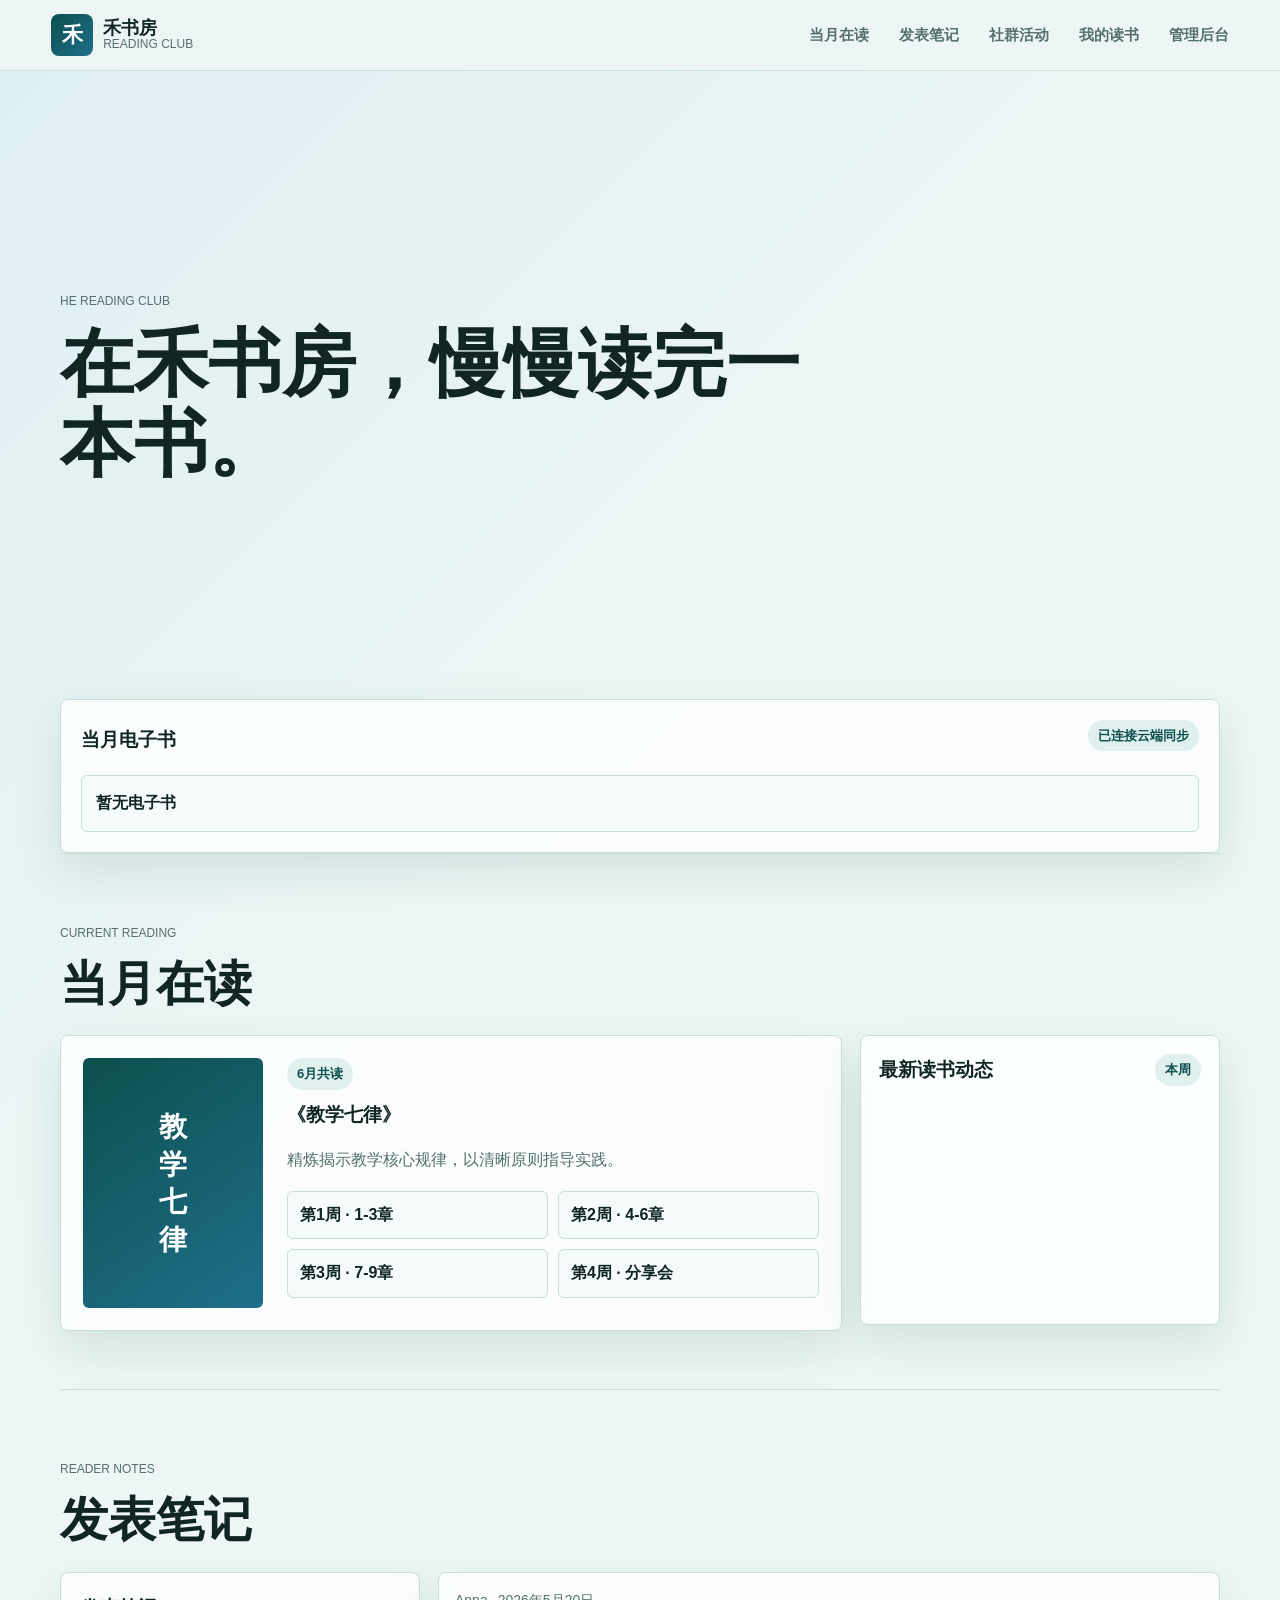
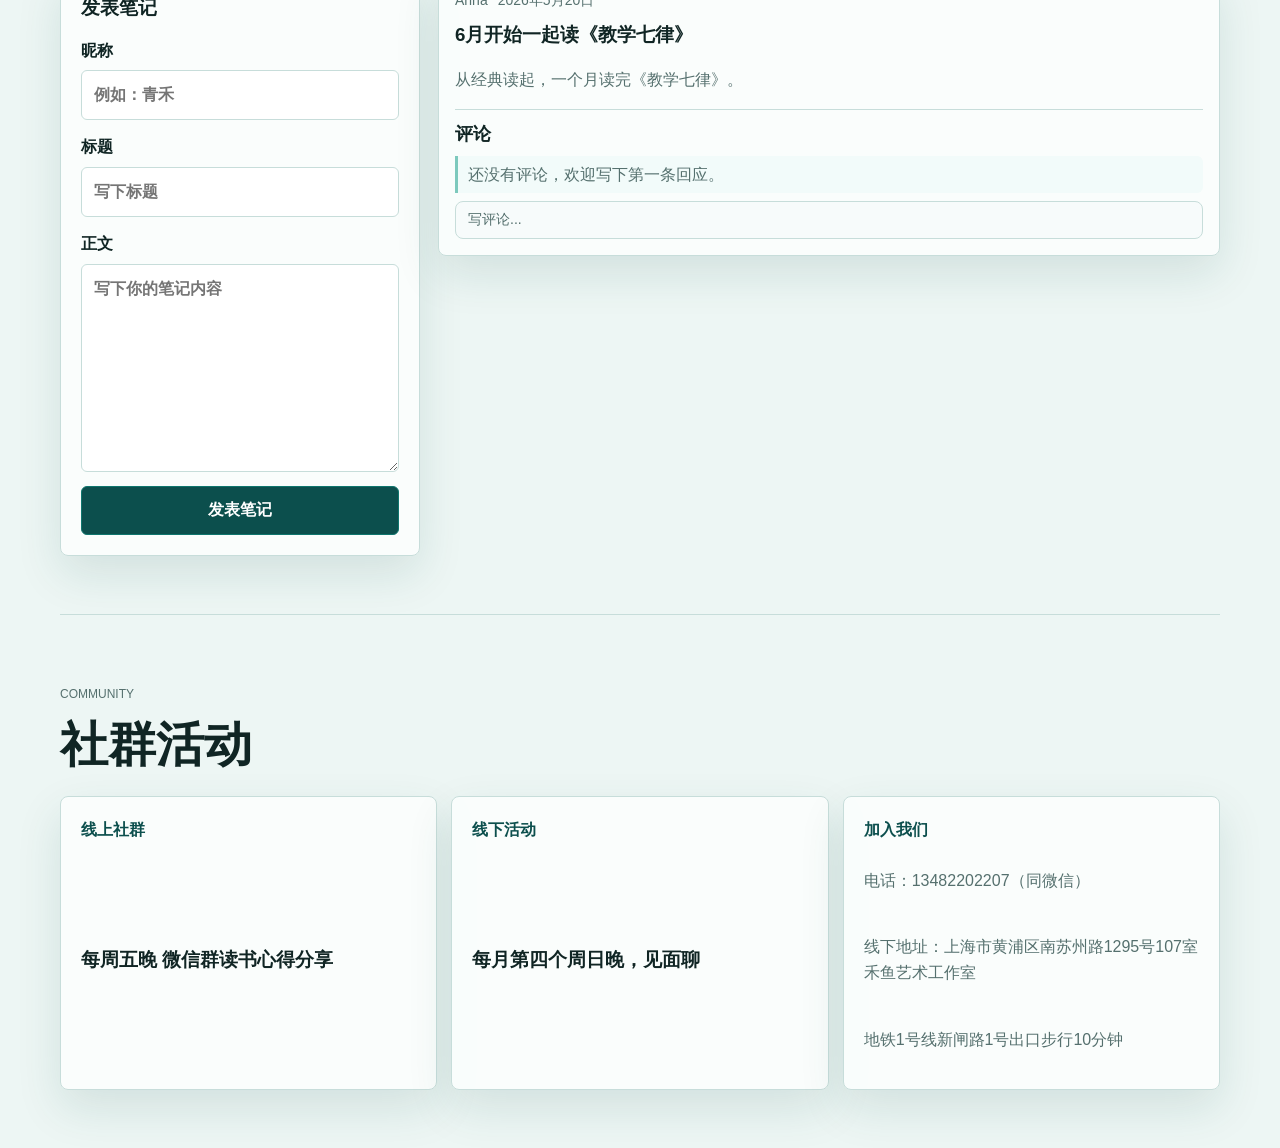
<file: index.html>
<!doctype html>
<html lang="zh-CN">
<head>
  <meta charset="UTF-8" />
  <meta name="viewport" content="width=device-width, initial-scale=1.0" />
  <meta http-equiv="Cache-Control" content="no-store, no-cache, must-revalidate, max-age=0" />
  <meta http-equiv="Pragma" content="no-cache" />
  <meta http-equiv="Expires" content="0" />
  <title>禾书房 | 读书会</title>
  <meta name="description" content="禾书房读书会：当月在读、发表笔记、社群活动、我的读书、管理后台。" />
  <link rel="stylesheet" href="styles.css?v=20260522-utf8fix1" />
</head>
<body>
  <header class="site-header">
    <a class="brand" href="#home" aria-label="禾书房首页">
      <span class="brand-mark">禾</span>
      <span>
        <strong>禾书房</strong>
        <small>READING CLUB</small>
      </span>
    </a>
    <nav class="main-nav" aria-label="主菜单">
      <a href="#monthly">当月在读</a>
      <a href="#excerpts">发表笔记</a>
      <a href="#events">社群活动</a>
      <a href="#mine">我的读书</a>
      <a href="#admin">管理后台</a>
    </nav>
  </header>

  <main id="home">
    <section class="hero">
      <div class="hero-copy">
        <p class="eyebrow">HE READING CLUB</p>
        <h1>在禾书房，慢慢读完一本书。</h1>
      </div>
    </section>

    <div class="ebook-panel panel" id="monthly-ebook-panel">
      <div class="panel-head">
        <div>
          <h3>当月电子书</h3>
        </div>
        <span class="tag" id="ebook-access-status">本地模式可阅读</span>
      </div>
      <div class="ebook-list" id="monthly-ebook-list" aria-live="polite"></div>
      <div class="ebook-reader" id="ebook-reader" hidden>
        <div class="reader-head">
          <h3 id="ebook-reader-title">电子书阅读</h3>
          <button class="button secondary" type="button" id="ebook-reader-close">关闭阅读</button>
        </div>
        <div class="ebook-reader-body" id="ebook-reader-body"></div>
      </div>
    </div>

    <section class="section" id="monthly" aria-labelledby="monthly-title">
      <div class="section-head">
        <p class="eyebrow">CURRENT READING</p>
        <h2 id="monthly-title">当月在读</h2>
      </div>
      <div class="monthly-layout">
        <article class="current-book" id="current-book"></article>
        <aside class="reading-activity" aria-labelledby="activity-title">
          <div class="activity-head">
            <h3 id="activity-title">最新读书动态</h3>
            <span>本周</span>
          </div>
          <div class="activity-list" id="activity-list" aria-live="polite"></div>
        </aside>
      </div>
    </section>

    <section class="section" id="excerpts" aria-labelledby="excerpts-title">
      <div class="section-head">
        <p class="eyebrow">READER NOTES</p>
        <h2 id="excerpts-title">发表笔记</h2>
      </div>
      <div class="excerpt-layout">
        <form class="panel editor-panel" id="excerpt-form">
          <h3>发表笔记</h3>
          <label>
            昵称
            <input name="author" type="text" placeholder="例如：青禾" required />
          </label>
          <label>
            标题
            <input name="title" type="text" placeholder="写下标题" required />
          </label>
          <label>
            正文
            <textarea name="body" rows="7" placeholder="写下你的笔记内容" required></textarea>
          </label>
          <button class="button primary" type="submit">发表笔记</button>
        </form>
        <div class="article-list" id="article-list" aria-live="polite"></div>
      </div>
    </section>

    <section class="section" id="events" aria-labelledby="events-title">
      <div class="section-head">
        <p class="eyebrow">COMMUNITY</p>
        <h2 id="events-title">社群活动</h2>
      </div>
      <div class="event-grid">
        <article class="panel event-card">
          <time>线上社群</time>
          <h3>每周五晚 微信群读书心得分享</h3>
        </article>
        <article class="panel event-card">
          <time>线下活动</time>
          <h3>每月第四个周日晚，见面聊</h3>
        </article>
        <article class="panel event-card">
          <time>加入我们</time>
          <p>电话：13482202207（同微信）</p>
          <p>线下地址：上海市黄浦区南苏州路1295号107室 禾鱼艺术工作室</p>
          <p>地铁1号线新闸路1号出口步行10分钟</p>
        </article>
      </div>
    </section>

    <section class="section mine-section" id="mine" aria-labelledby="mine-title">
      <div class="section-head">
        <p class="eyebrow">MY READING</p>
        <h2 id="mine-title">我的读书</h2>
      </div>
      <div class="mine-layout">
        <div class="panel reading-detail" id="reading-detail"></div>
      </div>
    </section>

    <section class="section admin-section" id="admin" aria-labelledby="admin-title">
      <div class="admin-drawer-top">
        <strong>管理后台</strong>
        <button type="button" class="button secondary admin-close-btn" id="admin-close-btn">关闭</button>
      </div>
      <div class="admin-submenu" id="admin-submenu">
        <button type="button" class="button secondary" data-admin-pane="login">验证</button>
        <button type="button" class="button secondary" data-admin-pane="upload">上传电子书</button>
        <button type="button" class="button secondary" data-admin-pane="plan">读书计划</button>
        <button type="button" class="button secondary" data-admin-pane="users">用户信息</button>
        <button type="button" class="button secondary" data-admin-pane="comments">评论管理</button>
      </div>
      <div class="section-head">
        <p class="eyebrow">ADMIN</p>
        <h2 id="admin-title">管理后台</h2>
      </div>
      <div class="panel admin-panel">
        <form class="admin-login" id="admin-login-form">
          <h3>管理验证</h3>
          <label>
            管理口令
            <input name="passcode" type="password" placeholder="请输入管理口令" autocomplete="current-password" required />
          </label>
          <button class="button primary" type="submit">进入后台</button>
          <p class="form-note" id="admin-status">未验证状态下，不显示用户信息。</p>
        </form>

        <form class="admin-upload" id="ebook-upload-form" hidden>
          <h3>上传当月电子书</h3>
          <label>电子书名称<input name="title" type="text" required /></label>
          <label>领读者<input name="leader" type="text" required /></label>
          <label>领读者头像<input name="leaderAvatar" type="file" accept="image/*" /></label>
          <label>领读者介绍<textarea name="leaderIntro" rows="2" required></textarea></label>
          <label>电子书文件<input name="ebook" type="file" accept=".pdf,.txt,.md,.html,.htm" required /></label>
          <label>电子书封面<input name="cover" type="file" accept="image/*" /></label>
          <label>阅读说明<textarea name="summary" rows="3"></textarea></label>
          <button class="button primary" type="submit">上传电子书</button>
          <p class="form-note" id="ebook-upload-status"></p>
        </form>

        <form class="admin-plan" id="reading-plan-form" hidden>
          <h3>编辑每周读书计划</h3>
          <label>共读标签<input name="label" type="text" required /></label>
          <label>书名<input name="title" type="text" required /></label>
          <label>封面竖排文字<input name="coverText" type="text" required /></label>
          <label>共读说明<textarea name="description" rows="3" required></textarea></label>
          <div class="plan-fields">
            <label>第1周<input name="week1" type="text" required /></label>
            <label>第2周<input name="week2" type="text" required /></label>
            <label>第3周<input name="week3" type="text" required /></label>
            <label>第4周<input name="week4" type="text" required /></label>
          </div>
          <button class="button primary" type="submit">保存读书计划</button>
          <p class="form-note" id="reading-plan-status"></p>
        </form>

        <table id="admin-user-table" hidden>
          <thead>
            <tr><th>用户名称</th><th>手机号码</th><th>注册时间</th></tr>
          </thead>
          <tbody id="admin-user-list"></tbody>
        </table>

        <table id="admin-comment-table" hidden>
          <thead>
            <tr><th>文章</th><th>评论者</th><th>评论内容</th><th>操作</th></tr>
          </thead>
          <tbody id="admin-comment-list"></tbody>
        </table>
      </div>
    </section>
  </main>

  <template id="article-template">
    <article class="article-card">
      <div class="article-meta">
        <span class="article-author"></span>
        <time class="article-date"></time>
      </div>
      <h3 class="article-title"></h3>
      <p class="article-body"></p>
      <div class="comment-box">
        <h4>评论</h4>
        <div class="comment-list"></div>
        <form class="comment-form">
          <button type="button" class="comment-trigger" data-comment-toggle>写评论...</button>
          <div class="comment-input-row">
            <input name="body" type="text" placeholder="写下你的评论" />
            <button class="button secondary" type="submit">发送</button>
          </div>
        </form>
      </div>
    </article>
  </template>

  <script>
    (function () {
      function applySubpageVisibility(hash) {
        var main = document.getElementById("home");
        if (!main) return;
        var sections = Array.prototype.slice.call(main.children || []);
        var targetId = "";
        if (hash === "mine") targetId = "mine";
        if (hash === "admin") targetId = "admin";
        if (hash === "monthly") targetId = "monthly";

        if (!targetId) {
          sections.forEach(function (node) {
            node.hidden = false;
            node.style.display = "";
          });
          return;
        }

        sections.forEach(function (node) {
          var show = node.id === targetId;
          node.hidden = !show;
          node.style.display = show ? "" : "none";
        });
      }

      function syncHashRoute() {
        var hash = (location.hash || "#home").replace("#", "");
        document.body.classList.toggle("subpage-mine", hash === "mine");
        document.body.classList.toggle("subpage-admin", hash === "admin");
        document.body.classList.toggle("subpage-monthly", hash === "monthly");
        applySubpageVisibility(hash);
      }
      window.addEventListener("hashchange", syncHashRoute);
      window.addEventListener("DOMContentLoaded", syncHashRoute);
      syncHashRoute();
    })();
  </script>
  <script src="supabase-config.js?v=20260522-myreadingfix1"></script>
  <script src="script.js?v=20260522-utf8fix1"></script>
</body>
</html>
</file>
<file: styles.css>
:root {
  --bg: #edf6f4;
  --surface: #fbfefd;
  --surface-soft: #dff0ee;
  --text: #102524;
  --muted: #55706e;
  --line: #c7ddda;
  --primary: #0f766e;
  --primary-dark: #0c4f4d;
  --blue: #1f6f8b;
  --blue-soft: #d8ecf2;
  --mint: #7dc9bd;
  --shadow: 0 18px 46px rgba(15, 79, 77, 0.12);
}

* {
  box-sizing: border-box;
}

html {
  scroll-behavior: smooth;
}

body {
  margin: 0;
  color: var(--text);
  background:
    linear-gradient(135deg, rgba(216, 236, 242, 0.75), transparent 35%),
    var(--bg);
  font-family: "Noto Sans SC", "PingFang SC", "Microsoft YaHei", Arial, sans-serif;
  line-height: 1.65;
}

button,
input,
textarea {
  font: inherit;
}

button {
  cursor: pointer;
}

a {
  color: inherit;
}

.site-header {
  position: sticky;
  top: 0;
  z-index: 20;
  display: flex;
  align-items: center;
  justify-content: space-between;
  gap: 18px;
  padding: 14px clamp(16px, 4vw, 54px);
  border-bottom: 1px solid rgba(199, 221, 218, 0.86);
  background: rgba(237, 246, 244, 0.92);
  backdrop-filter: blur(14px);
}

.brand {
  display: inline-flex;
  align-items: center;
  gap: 10px;
  text-decoration: none;
}

.brand-mark {
  display: grid;
  width: 42px;
  height: 42px;
  place-items: center;
  border-radius: 8px;
  color: #fff;
  background: linear-gradient(135deg, var(--primary-dark), var(--blue));
  font-weight: 900;
  font-size: 21px;
}

.brand span:last-child {
  display: grid;
  line-height: 1.12;
}

.brand strong {
  font-size: 18px;
}

.brand small,
.eyebrow {
  color: var(--muted);
  font-size: 12px;
  letter-spacing: 0;
  text-transform: uppercase;
}

.main-nav {
  display: flex;
  flex-wrap: nowrap;
  justify-content: flex-end;
  gap: clamp(12px, 2.8vw, 30px);
  overflow-x: auto;
  scrollbar-width: none;
}

.main-nav::-webkit-scrollbar {
  display: none;
}

.main-nav a {
  flex: 0 0 auto;
  color: var(--muted);
  font-size: 15px;
  font-weight: 800;
  text-decoration: none;
  text-underline-offset: 7px;
}

.main-nav a:hover {
  color: var(--primary-dark);
  text-decoration: underline;
}

main {
  width: min(1160px, calc(100% - 32px));
  margin: 0 auto;
}

.hero {
  min-height: 610px;
  display: grid;
  grid-template-columns: minmax(0, 1fr);
  align-items: center;
  gap: clamp(28px, 6vw, 76px);
  padding: 56px 0 44px;
}

.hero h1 {
  max-width: 760px;
  margin: 0;
  font-size: clamp(40px, 6vw, 74px);
  line-height: 1.08;
  letter-spacing: 0;
}

.hero-copy > p:not(.eyebrow) {
  max-width: 630px;
  color: var(--muted);
  font-size: 18px;
}

.hero-actions {
  display: flex;
  flex-wrap: wrap;
  gap: 12px;
  margin-top: 26px;
}

.button {
  display: inline-flex;
  min-height: 44px;
  align-items: center;
  justify-content: center;
  border: 1px solid var(--primary);
  border-radius: 6px;
  padding: 10px 18px;
  color: var(--primary-dark);
  background: transparent;
  font-weight: 800;
  text-decoration: none;
}

.button.primary {
  color: #fff;
  background: var(--primary-dark);
}

.button.secondary {
  color: var(--primary-dark);
  background: #eef9f7;
}

.hero-art {
  display: none;
  position: relative;
  min-height: 450px;
  border: 1px solid var(--line);
  border-radius: 8px;
  background:
    linear-gradient(150deg, rgba(255, 255, 255, 0.78), rgba(223, 240, 238, 0.72)),
    repeating-linear-gradient(90deg, rgba(15, 118, 110, 0.08) 0 1px, transparent 1px 28px);
  box-shadow: var(--shadow);
  overflow: hidden;
}

.book {
  position: absolute;
  display: grid;
  align-items: end;
  width: 44%;
  min-height: 255px;
  padding: 18px;
  border: 1px solid rgba(16, 37, 36, 0.14);
  border-radius: 6px;
  color: #fff;
  font-weight: 900;
  box-shadow: 0 18px 32px rgba(16, 37, 36, 0.12);
}

.book-a {
  left: 8%;
  top: 12%;
  background: linear-gradient(150deg, #0c4f4d, #1f6f8b);
  transform: rotate(-6deg);
}

.book-b {
  right: 9%;
  top: 18%;
  background: linear-gradient(150deg, #16877e, #7dc9bd);
  transform: rotate(4deg);
}

.book-c {
  left: 24%;
  bottom: 10%;
  background: linear-gradient(150deg, #234d63, #0f766e);
}

.progress-orbit {
  position: absolute;
  right: 8%;
  bottom: 9%;
  display: grid;
  width: 132px;
  height: 132px;
  place-items: center;
  align-content: center;
  border: 12px solid var(--blue-soft);
  border-top-color: var(--primary);
  border-right-color: var(--blue);
  border-radius: 50%;
  background: #fff;
}

.progress-orbit strong {
  font-size: 28px;
}

.progress-orbit span {
  color: var(--muted);
  font-size: 13px;
}

.section {
  padding: 58px 0;
  border-top: 1px solid var(--line);
}

.section-head {
  max-width: 740px;
  margin-bottom: 24px;
}

.section-head h2 {
  margin: 0;
  font-size: clamp(30px, 4vw, 48px);
  line-height: 1.16;
}

.section-head p:last-child,
.form-note {
  color: var(--muted);
}

.monthly-layout,
.excerpt-layout,
.mine-layout {
  display: grid;
  grid-template-columns: minmax(0, 1fr) 360px;
  gap: 18px;
  align-items: start;
}

.ebook-panel {
  display: grid;
  gap: 14px;
  margin-top: 18px;
  padding: 20px;
}


.panel-head,
.ebook-item {
  display: flex;
  align-items: center;
  justify-content: space-between;
  gap: 16px;
}

.panel-head h3,
.panel-head p,
.ebook-item p {
  margin: 0;
}

.ebook-list {
  display: grid;
  gap: 12px;
}

.ebook-item {
  border: 1px solid var(--line);
  border-radius: 6px;
  padding: 14px;
  background: #f5fbfa;
  align-items: stretch;
  flex-direction: column;
}

.ebook-main {
  display: grid;
  grid-template-columns: minmax(0, 1fr) minmax(140px, 220px);
  gap: 14px;
  align-items: center;
}

.ebook-leader-box {
  display: grid;
  justify-items: center;
  gap: 8px;
  text-align: center;
}

.leader-avatar {
  width: 84px;
  height: 84px;
  border-radius: 50%;
  display: grid;
  place-items: center;
  background: #eef3f2;
  color: var(--muted);
  font-size: 14px;
  font-weight: 700;
  border: 1px solid #e2eceb;
}

.leader-avatar img {
  width: 100%;
  height: 100%;
  object-fit: cover;
  border-radius: 50%;
  display: block;
}

.leader-intro {
  color: var(--text);
  font-size: 12px;
  line-height: 1.45;
  text-align: center;
  display: grid;
  justify-items: center;
  gap: 2px;
  max-width: 10em;
  margin: 0 auto;
}

.leader-intro span {
  display: block;
  width: 100%;
}

.ebook-book-box {
  display: grid;
  justify-items: start;
  gap: 12px;
}

.ebook-title {
  font-size: 34px;
  line-height: 1.1;
}

.ebook-item span {
  display: block;
  margin-top: 4px;
  color: var(--muted);
  font-size: 13px;
}

.ebook-leader {
  color: var(--primary-dark);
  font-weight: 800;
}

.ebook-reader {
  display: grid;
  gap: 12px;
  border: 1px solid var(--line);
  border-radius: 8px;
  padding: 14px;
  background: #fff;
  box-shadow: inset 0 4px 0 rgba(15, 118, 110, 0.12);
}

.ebook-reader[hidden] {
  display: none;
}

.reader-head {
  display: flex;
  align-items: center;
  justify-content: space-between;
  gap: 12px;
}

.reader-head h3 {
  margin: 0;
}

.reader-note {
  margin: 0;
  color: var(--muted);
}

.reader-tip {
  margin: 0;
  color: var(--primary-dark);
  font-size: 14px;
  font-weight: 700;
}

.ebook-reader-body {
  min-height: 420px;
}

.ebook-pdf-wrap {
  width: 100%;
  min-height: 560px;
  max-height: 75vh;
  overflow: auto;
  -webkit-overflow-scrolling: touch;
  border: 1px solid var(--line);
  border-radius: 6px;
  background: #fff;
}

.ebook-frame {
  width: 100%;
  min-height: 560px;
  border: 0;
  border-radius: 0;
  background: #fff;
}

.ebook-pdf-embed {
  display: block;
}

.ebook-pdf-empty {
  display: grid;
  place-items: start;
}

.reader-open-link {
  margin-top: 10px;
  width: fit-content;
}

.reader-inline-tip {
  margin: 10px 0 0;
  color: var(--muted);
  font-size: 13px;
}

.reader-url-wrap {
  margin-top: 10px;
  display: grid;
  gap: 6px;
}

.reader-url-wrap label {
  font-size: 12px;
  color: var(--muted);
}

.reader-url-input {
  width: 100%;
  min-height: 36px;
  border: 1px solid var(--line);
  border-radius: 6px;
  padding: 8px 10px;
  font-size: 13px;
  color: var(--primary-dark);
  background: #fff;
}

.ebook-text {
  min-height: 420px;
  max-height: 680px;
  overflow: auto;
  margin: 0;
  border: 1px solid var(--line);
  border-radius: 6px;
  padding: 16px;
  background: #fff;
  color: var(--text);
  font: 16px/1.8 "Noto Sans SC", "PingFang SC", "Microsoft YaHei", Arial, sans-serif;
  white-space: pre-wrap;
}

.ebook-image {
  display: block;
  max-width: 100%;
  max-height: 720px;
  margin: 0 auto;
  border: 1px solid var(--line);
  border-radius: 6px;
  object-fit: contain;
}

.reader-fallback {
  display: grid;
  gap: 10px;
  align-content: center;
  min-height: 260px;
  border: 1px solid var(--line);
  border-radius: 6px;
  padding: 18px;
  background: #f5fbfa;
}

.reader-actions {
  display: flex;
  flex-wrap: wrap;
  gap: 10px;
}

.current-book,
.panel,
.event-card,
.article-card,
.reading-activity {
  border: 1px solid var(--line);
  border-radius: 8px;
  background: rgba(251, 254, 253, 0.92);
  box-shadow: var(--shadow);
}

.current-book {
  display: grid;
  grid-template-columns: 180px minmax(0, 1fr);
  gap: 24px;
  padding: 22px;
}

.cover {
  min-height: 250px;
  display: grid;
  place-items: center;
  overflow: hidden;
  border-radius: 6px;
  color: #fff;
  background: linear-gradient(145deg, var(--primary-dark), var(--blue));
  font-size: 28px;
  font-weight: 900;
  line-height: 1.35;
}

.image-cover {
  background: #eef7f5;
}

.image-cover img {
  width: 100%;
  height: 100%;
  min-height: 250px;
  object-fit: cover;
  display: block;
}

.tag {
  display: inline-flex;
  margin-bottom: 10px;
  border-radius: 999px;
  padding: 5px 10px;
  color: var(--primary-dark);
  background: var(--surface-soft);
  font-size: 13px;
  font-weight: 800;
}

.current-book h3,
.event-card h3,
.article-card h3,
.panel h3 {
  margin: 0;
}

.current-book p,
.event-card p,
.article-card p,
.comment-item,
.empty-state span {
  color: var(--muted);
}

.chapter-grid {
  display: grid;
  grid-template-columns: repeat(2, minmax(0, 1fr));
  gap: 10px;
  margin-top: 18px;
}

.chapter-grid button {
  border: 1px solid var(--line);
  border-radius: 6px;
  padding: 10px 12px;
  color: var(--text);
  background: #f4fbfa;
  font-weight: 700;
  text-align: left;
}

.chapter-grid button:hover {
  border-color: var(--primary);
  color: var(--primary-dark);
  background: #e9f7f5;
}

.reading-activity {
  display: flex;
  min-height: 290px;
  flex-direction: column;
  gap: 14px;
  padding: 18px;
  background: rgba(251, 254, 253, 0.96);
}

.activity-head {
  display: flex;
  align-items: center;
  justify-content: space-between;
  gap: 12px;
}

.activity-head h3 {
  margin: 0;
}

.activity-head span {
  border-radius: 999px;
  padding: 5px 10px;
  color: var(--primary-dark);
  background: var(--surface-soft);
  font-size: 13px;
  font-weight: 900;
}

.activity-list {
  position: relative;
  flex: 1;
  min-height: 200px;
  overflow: hidden;
}

.activity-item {
  position: absolute;
  inset: 0;
  display: grid;
  align-content: center;
  gap: 4px;
  border: 1px solid var(--line);
  border-left: 4px solid var(--mint);
  border-radius: 6px;
  padding: 18px;
  background: #f5fbfa;
  opacity: 0;
  transform: translateY(18px);
  animation: activityCarousel var(--activity-duration, 15s) infinite;
}

.activity-item strong {
  font-size: 18px;
  line-height: 1.45;
}

.activity-item span {
  color: var(--muted);
  font-size: 14px;
}

@keyframes activityCarousel {
  0%,
  7% {
    opacity: 0;
    transform: translateY(18px);
  }

  12%,
  28% {
    opacity: 1;
    transform: translateY(0);
  }

  35%,
  100% {
    opacity: 0;
    transform: translateY(-18px);
  }
}

.editor-panel,
.register-panel,
.admin-login,
.admin-upload,
.admin-plan,
.reading-detail {
  display: grid;
  gap: 14px;
  padding: 20px;
}

.plan-fields {
  display: grid;
  grid-template-columns: repeat(2, minmax(0, 1fr));
  gap: 12px;
}

.excerpt-layout {
  grid-template-columns: 360px minmax(0, 1fr);
}

label {
  display: grid;
  gap: 6px;
  font-weight: 800;
}

input,
textarea {
  width: 100%;
  border: 1px solid var(--line);
  border-radius: 6px;
  padding: 11px 12px;
  color: var(--text);
  background: #fff;
}

textarea {
  resize: vertical;
}

.article-list,
.event-grid,
.user-notes,
.user-comments {
  display: grid;
  gap: 14px;
}

.article-card {
  padding: 16px;
}

.article-meta {
  display: flex;
  flex-wrap: wrap;
  gap: 10px;
  margin-bottom: 8px;
  color: var(--muted);
  font-size: 14px;
}

.article-body {
  white-space: pre-wrap;
}

.comment-box {
  margin-top: 10px;
  padding-top: 10px;
  border-top: 1px solid var(--line);
}

.comment-box h4 {
  margin: 0 0 6px;
  font-size: 18px;
}

.comment-list {
  display: grid;
  gap: 6px;
  margin-bottom: 8px;
}

.comment-item {
  margin: 0;
  border-left: 3px solid var(--mint);
  border-radius: 0 6px 6px 0;
  padding: 7px 10px;
  line-height: 1.45;
  background: #f2fbfa;
}

.comment-item strong {
  color: var(--text);
}

.comment-form {
  display: grid;
  gap: 6px;
}

.comment-trigger {
  height: 38px;
  border: 1px solid var(--line);
  border-radius: 8px;
  background: #f7fbfb;
  color: var(--muted);
  text-align: left;
  padding: 0 12px;
  font-size: 14px;
}

.comment-input-row {
  display: none;
  grid-template-columns: minmax(0, 1fr) auto;
  gap: 8px;
  align-items: center;
}

.comment-form.is-open .comment-input-row {
  display: grid;
}

.comment-form.is-open .comment-trigger {
  display: none;
}

.comment-input-row input,
.comment-input-row button {
  height: 40px;
}

.comment-input-row input {
  padding-block: 8px;
}

.event-grid {
  grid-template-columns: repeat(3, minmax(0, 1fr));
}

#monthly-ebook-panel .panel-head > div > p {
  display: none;
}

#monthly-ebook-panel .ebook-item span,
#monthly-ebook-panel .reader-note,
#monthly-ebook-panel .reader-tip {
  display: none;
}

.event-card {
  display: grid;
  gap: 8px;
  padding: 20px;
}

.event-card time {
  color: var(--primary-dark);
  font-weight: 900;
}

.mine-layout {
  grid-template-columns: minmax(0, 1fr);
}

.empty-state {
  display: grid;
  min-height: 260px;
  place-items: center;
  align-content: center;
  gap: 8px;
  text-align: center;
}

.profile-head {
  display: flex;
  align-items: center;
  justify-content: space-between;
  gap: 14px;
}

.avatar {
  display: grid;
  width: 52px;
  height: 52px;
  place-items: center;
  border-radius: 50%;
  color: #fff;
  background: linear-gradient(135deg, var(--primary), var(--blue));
  font-size: 22px;
  font-weight: 900;
}

.earned-board {
  display: grid;
  justify-items: end;
  gap: 6px;
  min-width: 150px;
  border: 1px solid var(--line);
  border-radius: 8px;
  padding: 9px 10px;
  background: #fff;
}

.earned-board strong {
  color: var(--primary-dark);
  font-size: 13px;
}

.earned-board div {
  display: flex;
  flex-wrap: wrap;
  justify-content: flex-end;
  gap: 6px;
}

.earned-board em {
  color: var(--muted);
  font-size: 13px;
  font-style: normal;
}

.mini-medal {
  position: relative;
  display: grid;
  width: 30px;
  height: 30px;
  place-items: center;
  border-radius: 50%;
  color: #fff;
  font-size: 12px;
  font-weight: 900;
  box-shadow: inset 0 -4px 8px rgba(0, 0, 0, 0.16);
}

.mini-book {
  background: linear-gradient(145deg, #f3ce6d, #b87908);
}

.mini-week {
  background: linear-gradient(145deg, #ff8c7f, #b93232);
}

.mini-excerpt {
  background: linear-gradient(145deg, #62c7ea, #1f6f8b);
}

.progress-card {
  display: grid;
  gap: 8px;
  border: 1px solid var(--line);
  border-radius: 6px;
  padding: 14px;
  background: #f5fbfa;
}

.progress-track {
  height: 12px;
  overflow: hidden;
  border-radius: 999px;
  background: var(--blue-soft);
}

.progress-track span {
  display: block;
  width: var(--progress);
  height: 100%;
  border-radius: inherit;
  background: linear-gradient(90deg, var(--primary), var(--blue));
}

.medal-section {
  display: grid;
  gap: 12px;
  border: 1px solid var(--line);
  border-radius: 6px;
  padding: 14px;
  background: #fff;
}

.medal-head {
  display: flex;
  align-items: baseline;
  justify-content: space-between;
  gap: 12px;
}

.medal-head h3 {
  margin: 0;
}

.medal-head span,
.medal-card small {
  color: var(--muted);
  font-size: 13px;
}

.medal-list {
  display: grid;
  grid-template-columns: repeat(3, minmax(0, 1fr));
  gap: 10px;
}

.medal-card {
  display: grid;
  justify-items: center;
  gap: 7px;
  border: 1px solid var(--line);
  border-radius: 8px;
  padding: 14px 10px;
  background: #f7fcfb;
  text-align: center;
}

.medal-card.locked {
  opacity: 0.58;
  filter: grayscale(0.35);
}

.medal {
  position: relative;
  display: grid;
  width: 72px;
  height: 72px;
  place-items: center;
  border-radius: 50%;
  color: #fff;
  font-weight: 900;
  box-shadow: inset 0 -8px 14px rgba(0, 0, 0, 0.13), 0 10px 20px rgba(15, 79, 77, 0.14);
}

.mini-medal,
.medal {
  border: 4px solid rgba(255, 255, 255, 0.55);
  outline: 2px solid rgba(16, 37, 36, 0.08);
}

.mini-medal::before {
  content: "";
  position: absolute;
  inset: 16%;
  border: 2px solid rgba(255, 255, 255, 0.72);
  border-radius: 50%;
}

.medal::before,
.medal::after {
  content: "";
  position: absolute;
  bottom: -18px;
  width: 18px;
  height: 30px;
  border-radius: 0 0 4px 4px;
  z-index: -1;
}

.medal::before {
  left: 21px;
  transform: rotate(14deg);
}

.medal::after {
  right: 21px;
  transform: rotate(-14deg);
}

.medal i {
  display: grid;
  width: 46px;
  height: 46px;
  place-items: center;
  border: 3px solid rgba(255, 255, 255, 0.72);
  border-radius: 50%;
  font-style: normal;
}

.medal-book {
  background: radial-gradient(circle at 30% 25%, #ffe9a3, #e1a928 58%, #b87908);
}

.medal-book::before,
.medal-book::after {
  background: #c6921f;
}

.medal-week {
  background: radial-gradient(circle at 30% 25%, #ffb1a6, #d84f45 58%, #9f2828);
}

.medal-week::before,
.medal-week::after {
  background: #b93a35;
}

.medal-excerpt {
  background: radial-gradient(circle at 30% 25%, #b5e9ff, #3a9ed0 58%, #1f6f8b);
}

.medal-excerpt::before,
.medal-excerpt::after {
  background: #2c7fa8;
}

.detail-grid {
  display: grid;
  grid-template-columns: repeat(3, minmax(0, 1fr));
  gap: 10px;
}

.detail-grid article {
  border: 1px solid var(--line);
  border-radius: 6px;
  padding: 12px;
  background: #fff;
}

.detail-grid strong {
  display: block;
  color: var(--primary-dark);
  font-size: 24px;
}

.mini-list {
  display: grid;
  gap: 8px;
  margin: 0;
  padding: 0;
  list-style: none;
}

.mini-list li {
  border: 1px solid var(--line);
  border-radius: 6px;
  padding: 10px 12px;
  background: #fff;
}

.admin-panel {
  overflow-x: auto;
  padding: 0;
}

.admin-fab {
  position: fixed;
  right: 18px;
  bottom: 22px;
  z-index: 60;
  min-height: 40px;
  padding: 8px 14px;
  border: 1px solid var(--primary);
  border-radius: 999px;
  background: #0f766e;
  color: #fff;
  font-weight: 800;
}

.mine-fab {
  position: fixed;
  left: 18px;
  bottom: 22px;
  z-index: 60;
  min-height: 40px;
  padding: 8px 14px;
  border: 1px solid var(--primary);
  border-radius: 999px;
  background: #0f766e;
  color: #fff;
  font-weight: 800;
}

.mine-backdrop {
  position: fixed;
  inset: 0;
  z-index: 52;
  background: rgba(8, 18, 18, 0.3);
}

.admin-backdrop {
  position: fixed;
  inset: 0;
  z-index: 54;
  background: rgba(8, 18, 18, 0.35);
}

.admin-section {
  display: none;
}

.mine-section {
  display: none;
}

/* Subpage route mode: mine/admin only shown after clicking top menu hash links */
body.subpage-mine main#home > *:not(#mine),
body.subpage-admin main#home > *:not(#admin) {
  display: none !important;
}

body.subpage-mine .mine-section,
body.subpage-admin .admin-section {
  display: block;
  position: relative;
  inset: auto;
  z-index: auto;
  margin: 0 auto;
  overflow: visible;
  border: 0;
  border-radius: 0;
  background: transparent;
  box-shadow: none;
}

body.subpage-mine .mine-section .section-head,
body.subpage-admin .admin-section .section-head {
  display: block;
}

/* Old floating entry removed */
.mine-fab,
.admin-fab,
.mine-backdrop,
.admin-backdrop {
  display: none !important;
}

body.mine-open .mine-section {
  display: block;
  position: fixed;
  inset: 58px 14px 14px;
  z-index: 53;
  margin: 0;
  overflow: auto;
  border: 1px solid var(--line);
  border-radius: 8px;
  background: #f6fbfb;
  box-shadow: var(--shadow);
}

.mine-drawer-top {
  position: sticky;
  top: 0;
  z-index: 2;
  display: flex;
  align-items: center;
  justify-content: space-between;
  gap: 12px;
  padding: 12px 14px;
  background: #f6fbfb;
  border-bottom: 1px solid var(--line);
}

.mine-submenu {
  position: sticky;
  top: 60px;
  z-index: 2;
  display: flex;
  flex-wrap: wrap;
  gap: 8px;
  padding: 10px 14px;
  background: #f6fbfb;
  border-bottom: 1px solid var(--line);
}

.mine-submenu .button {
  min-height: 34px;
  padding: 6px 12px;
}

.mine-submenu .is-active {
  background: #0f766e;
  color: #fff;
}

body.mine-open .mine-section .section-head {
  display: none;
}

body.admin-open .admin-section {
  display: block;
  position: fixed;
  inset: 58px 14px 14px;
  z-index: 55;
  margin: 0;
  overflow: auto;
  border: 1px solid var(--line);
  border-radius: 8px;
  background: #f6fbfb;
  box-shadow: var(--shadow);
}

.admin-drawer-top {
  position: sticky;
  top: 0;
  z-index: 2;
  display: flex;
  align-items: center;
  justify-content: space-between;
  gap: 12px;
  padding: 12px 14px;
  background: #f6fbfb;
  border-bottom: 1px solid var(--line);
}

.admin-drawer-top strong {
  font-size: 20px;
  line-height: 1.2;
  letter-spacing: 0;
}

.admin-drawer-top .admin-close-btn {
  min-height: 32px;
  padding: 6px 12px;
  font-size: 14px;
  font-weight: 700;
}

.admin-submenu {
  position: sticky;
  top: 60px;
  z-index: 2;
  display: flex;
  flex-wrap: wrap;
  gap: 8px;
  padding: 10px 14px;
  background: #f6fbfb;
  border-bottom: 1px solid var(--line);
}

.admin-submenu .button {
  min-height: 34px;
  padding: 6px 12px;
  font-size: 14px;
  font-weight: 700;
}

.admin-submenu .is-active {
  background: #0f766e;
  color: #fff;
}

body.admin-open .admin-section .section-head {
  display: none;
}

.admin-login {
  border-bottom: 1px solid var(--line);
}

table {
  width: 100%;
  border-collapse: collapse;
}

th,
td {
  border-bottom: 1px solid var(--line);
  padding: 14px 16px;
  text-align: left;
}

th {
  color: var(--primary-dark);
  background: #f3fbfa;
}

.site-footer {
  display: flex;
  flex-wrap: wrap;
  justify-content: center;
  gap: 10px;
  padding: 34px 16px 44px;
  color: var(--muted);
}

.site-footer strong {
  color: var(--primary-dark);
}

@media (max-width: 900px) {
  .site-header {
    align-items: flex-start;
    flex-direction: column;
  }

  .main-nav {
    justify-content: flex-start;
  }

  .hero,
  .monthly-layout,
  .excerpt-layout,
  .mine-layout,
  .current-book {
    grid-template-columns: 1fr;
  }

  .hero {
    min-height: auto;
    padding-top: 36px;
  }

  .event-grid {
    grid-template-columns: 1fr;
  }

  .comment-input-row {
    grid-template-columns: 1fr;
    gap: 6px;
  }
}

@media (max-width: 560px) {
  main {
    width: min(100% - 24px, 1160px);
  }

  .hero h1 {
    font-size: 38px;
  }

  .hero-art {
    min-height: 380px;
  }

  .book {
    width: 54%;
    min-height: 210px;
  }

  .button,
  .hero-actions {
    width: 100%;
  }

  .admin-drawer-top .admin-close-btn,
  .admin-submenu .button {
    width: auto;
    min-height: 30px;
    padding: 5px 10px;
    font-size: 13px;
    border-radius: 999px;
  }

  .admin-drawer-top {
    padding: 8px 10px;
    gap: 8px;
  }

  .admin-drawer-top strong {
    font-size: 16px;
  }

  .admin-submenu {
    top: 48px;
    padding: 8px 10px;
    gap: 6px;
  }

  .chapter-grid,
  .plan-fields,
  .medal-list,
  .detail-grid {
    grid-template-columns: 1fr;
  }
}

@media (max-width: 768px) {
  #monthly-ebook-panel .panel-head {
    align-items: flex-start;
  }

  #monthly-ebook-panel .ebook-item {
    gap: 10px;
  }

  #monthly-ebook-panel .ebook-item .button.secondary {
    align-self: flex-start;
    min-width: 0;
    width: auto;
    padding: 7px 12px;
    font-size: 15px;
    line-height: 1.2;
  }

  #monthly-ebook-panel .ebook-main {
    grid-template-columns: 1fr;
    gap: 12px;
  }

  #monthly-ebook-panel .ebook-book-box {
    justify-items: start;
  }

  #monthly-ebook-panel .ebook-title {
    font-size: 38px;
  }

  #monthly-ebook-panel .reader-head {
    flex-direction: column;
    align-items: flex-start;
    gap: 8px;
  }

  #monthly-ebook-panel #ebook-reader-close {
    min-width: 0;
    width: auto;
    padding: 7px 12px;
    font-size: 15px;
    line-height: 1.2;
  }

  .ebook-pdf-wrap {
    min-height: 68vh;
    max-height: 78vh;
  }
}
</file>
